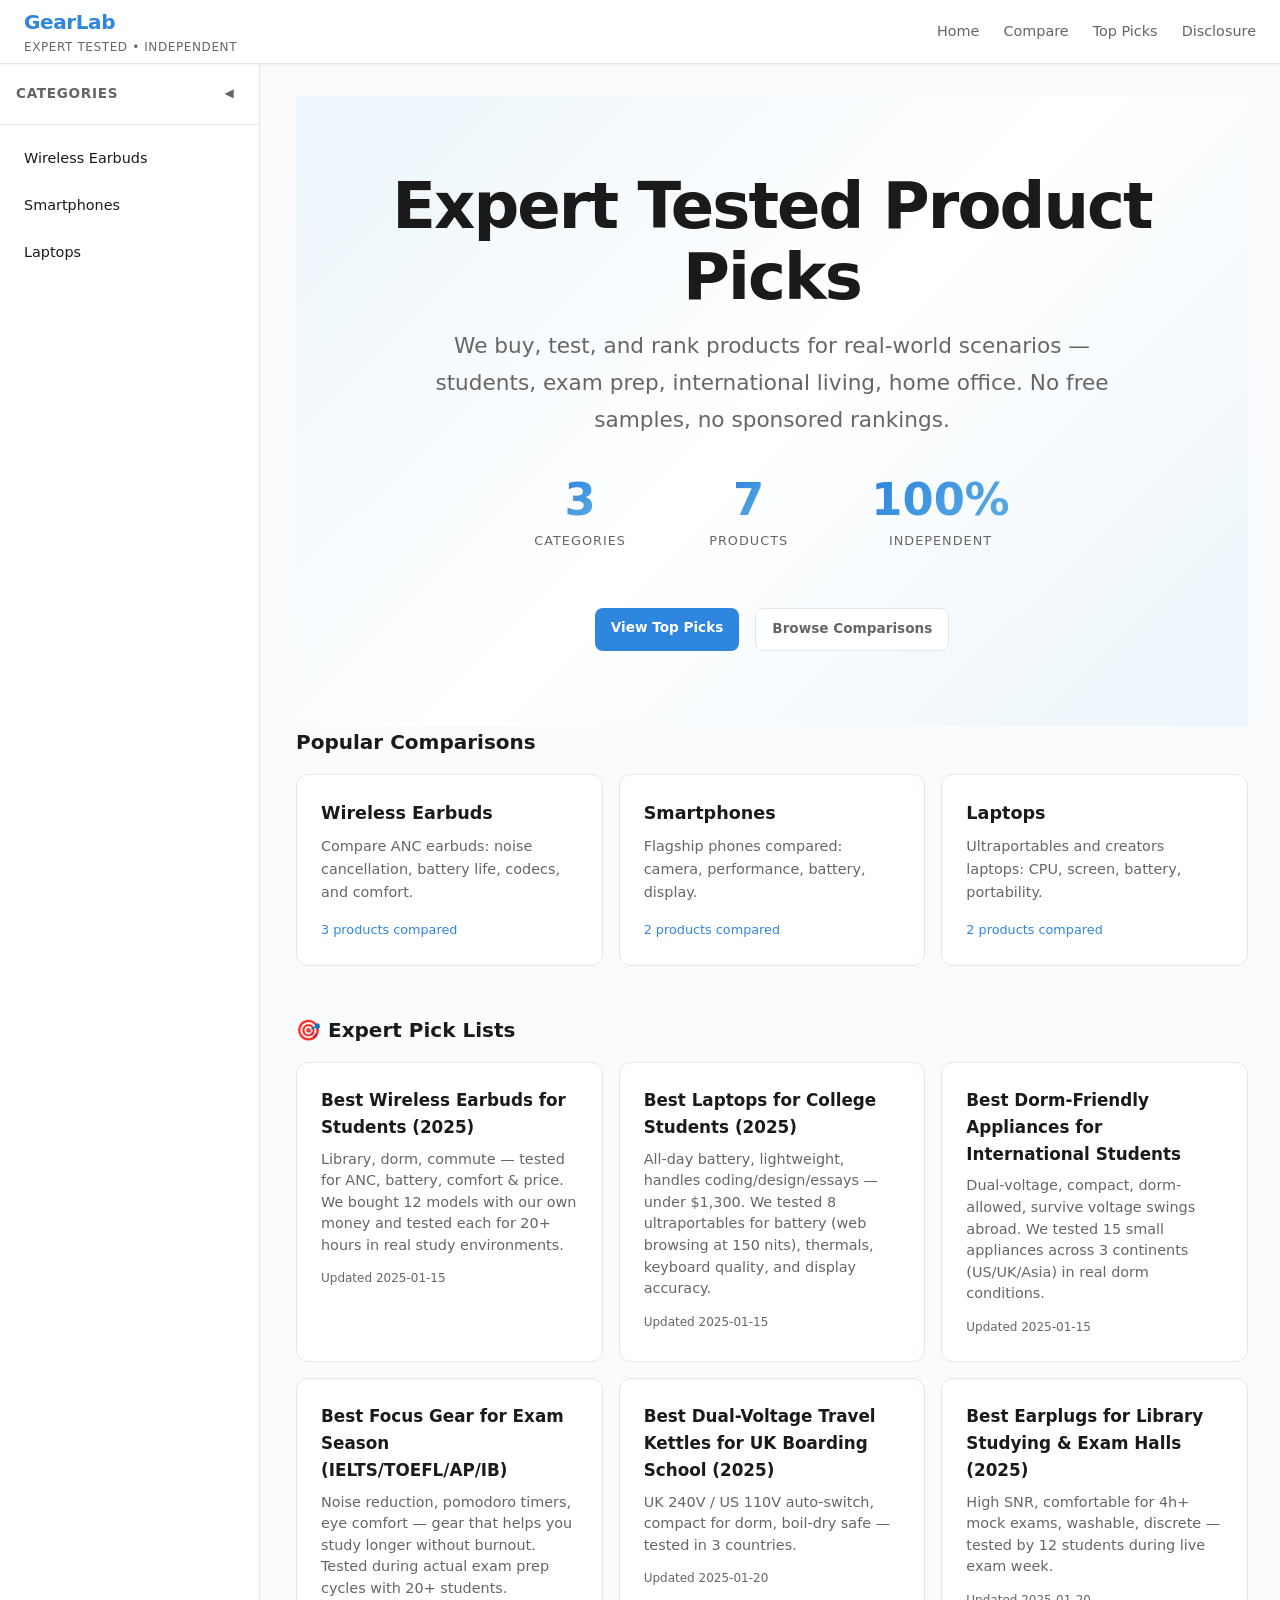
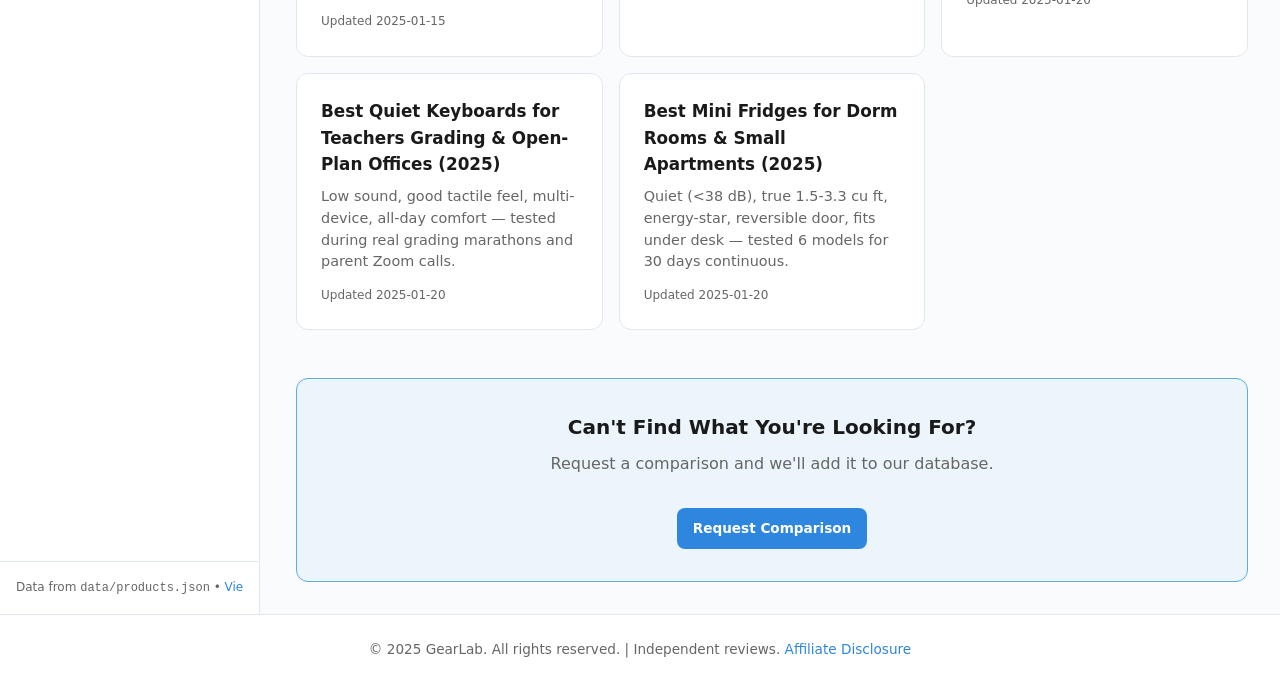
<file: index.html>
<!DOCTYPE html>
<html lang="en">
<head>
  <meta charset="UTF-8">
  <meta name="viewport" content="width=device-width, initial-scale=1.0">
  <meta name="description" content="Expert-tested product picks for students, professionals & international living. Independent reviews, no sponsorship influence.">
  <title>GearLab – Expert Tested Product Picks</title>
  <link rel="canonical" href="https://your-domain.vercel.app">
  <meta property="og:type" content="website">
  <meta property="og:title" content="GearLab – Expert Tested Product Picks">
  <meta property="og:description" content="Best wireless earbuds for students, laptops for college, dorm appliances for international students. Hands-on tested, independently picked.">
  <meta property="og:image" content="https://your-domain.vercel.app/assets/og-default.jpg">
  <meta name="twitter:card" content="summary_large_image">
  <link rel="sitemap" href="sitemap.xml">
  <link rel="stylesheet" href="assets/style.css">
  <link rel="icon" href="assets/favicon.svg">
  <script type="application/ld+json">
  {
    "@context": "https://schema.org",
    "@type": "WebSite",
    "name": "GearLab",
    "url": "https://your-domain.vercel.app/",
    "potentialAction": {
      "@type": "SearchAction",
      "target": "https://your-domain.vercel.app/compare.html?category={search_term_string}",
      "query-input": "required name=search_term_string"
    }
  }
  </script>
</head>
<body>
  <header class="topbar">
    <div class="topbar-left">
      <h1 class="site-title">GearLab</h1>
      <span class="site-tagline">Expert Tested • Independent</span>
    </div>
    <div class="topbar-right">
      <a href="index.html" class="nav-link">Home</a>
      <a href="compare.html?category=wireless-earbuds" class="nav-link">Compare</a>
      <a href="#scenes" class="nav-link">Top Picks</a>
      <a href="disclosure.html" class="nav-link">Disclosure</a>
    </div>
  </header>

  <div class="layout">
    <aside class="sidebar" id="sidebar">
      <div class="sidebar-header">
        <h2>Categories</h2>
        <button class="sidebar-toggle" id="sidebarToggle" aria-label="Collapse sidebar">◀</button>
      </div>
      <nav class="sidebar-nav">
        <ul id="sidebarCategories"></ul>
      </nav>
      <div class="sidebar-footer">
        <p>Data from <code>data/products.json</code> • <a href="https://github.com" target="_blank" rel="noopener">View Source</a></p>
      </div>
    </aside>

    <div class="resize-handle" id="resizeHandle" aria-label="Resize sidebar"></div>

    <main class="main-content" id="mainContent">
      <section class="hero" aria-labelledby="hero-title">
        <div class="hero-bg" aria-hidden="true"></div>
        <h2 id="hero-title">Expert Tested Product Picks</h2>
        <p>We buy, test, and rank products for real-world scenarios — students, exam prep, international living, home office. No free samples, no sponsored rankings.</p>
        <div class="hero-stats">
          <div class="stat"><span class="stat-number" id="statCategories">0</span><span class="stat-label">Categories</span></div>
          <div class="stat"><span class="stat-number" id="statProducts">0</span><span class="stat-label">Products</span></div>
          <div class="stat"><span class="stat-number">100%</span><span class="stat-label">Independent</span></div>
        </div>
        <div class="hero-cta">
          <a href="#scenes" class="btn btn-primary btn-lg">View Top Picks</a>
          <a href="#comparisons" class="btn btn-outline btn-lg">Browse Comparisons</a>
        </div>
      </section>

      <section class="featured" id="comparisons" aria-labelledby="featured-title">
        <h3 id="featured-title">Popular Comparisons</h3>
        <div class="comparison-grid" id="comparisonGrid"></div>
      </section>

      <section class="scenes-index" id="scenes" aria-labelledby="scenes-title">
        <h3 id="scenes-title">🎯 Expert Pick Lists</h3>
        <div class="scenes-grid" id="scenesGrid"></div>
      </section>

      <section class="cta">
        <h3>Can't Find What You're Looking For?</h3>
        <p>Request a comparison and we'll add it to our database.</p>
        <a href="#" class="btn btn-primary">Request Comparison</a>
      </section>
    </main>
  </div>

  <footer class="footer">
    <p>&copy; 2025 GearLab. All rights reserved. | Independent reviews. <a href="disclosure.html">Affiliate Disclosure</a></p>
  </footer>

  <script src="assets/script.js"></script>
  <script>
    initHomePage();
  </script>
</body>
</html>
</file>
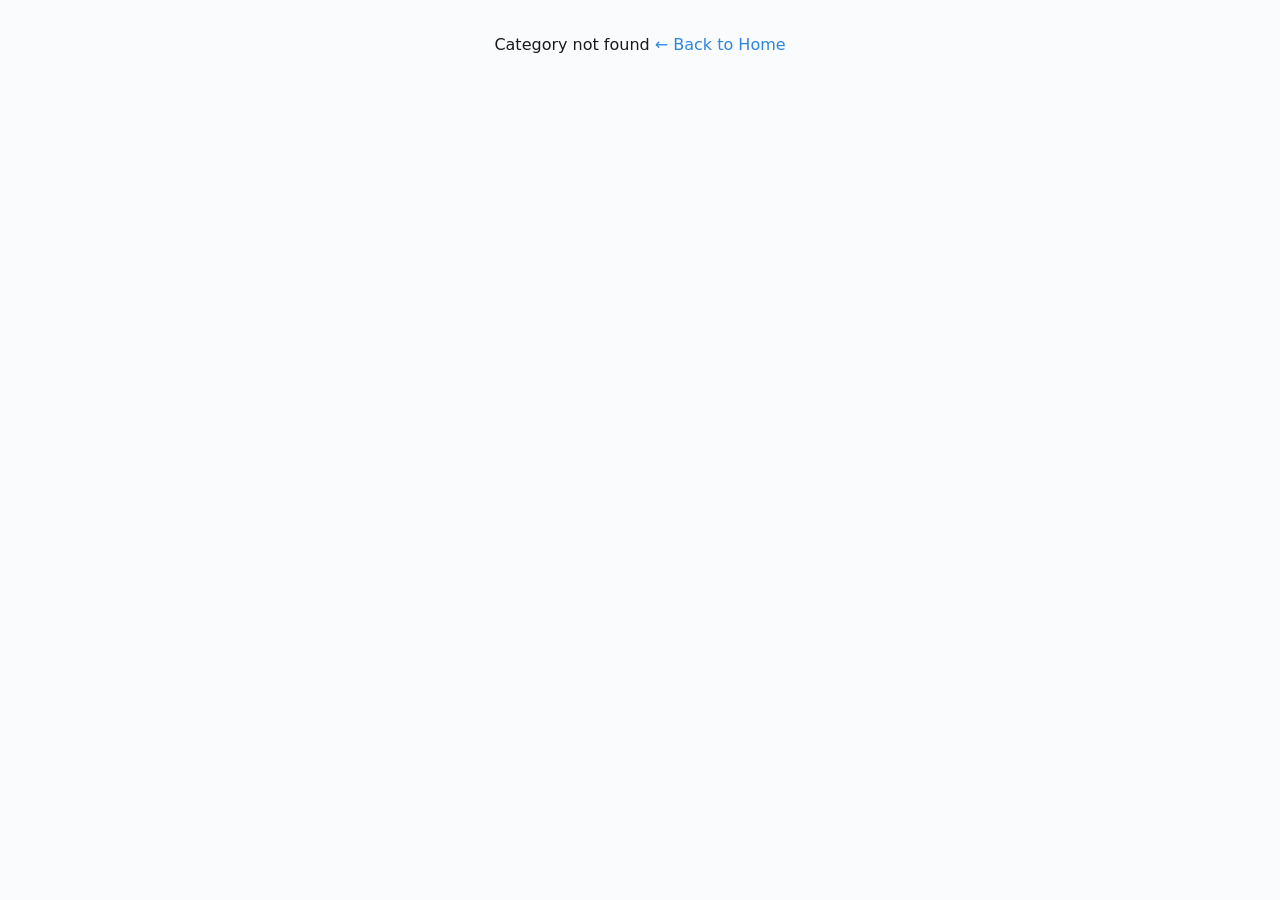
<file: compare.html>
<!DOCTYPE html>
<html lang="en">
<head>
  <meta charset="UTF-8">
  <meta name="viewport" content="width=device-width, initial-scale=1.0">
  <meta id="meta-desc" name="description" content="Loading...">
  <title id="page-title">Loading…</title>
  <link rel="canonical" id="canonical" href="">
  <meta property="og:type" content="website">
  <meta property="og:title" id="og-title" content="">
  <meta property="og:description" id="og-desc" content="">
  <meta property="og:image" id="og-img" content="">
  <meta name="twitter:card" content="summary_large_image">
  <link rel="stylesheet" href="assets/style.css">
  <link rel="icon" href="assets/favicon.svg">
  <script id="ld-json" type="application/ld+json"></script>
</head>
<body>
  <header class="topbar">
    <div class="topbar-left">
      <h1 class="site-title">Product Compare</h1>
      <span class="site-tagline">Smart Shopping Decisions</span>
    </div>
    <div class="topbar-right">
      <a href="index.html" class="nav-link">Home</a>
      <a href="#" class="nav-link">About</a>
    </div>
  </header>

  <div class="layout">
    <aside class="sidebar" id="sidebar">
      <div class="sidebar-header">
        <h2>Categories</h2>
        <button class="sidebar-toggle" id="sidebarToggle" aria-label="Collapse sidebar">◀</button>
      </div>
      <nav class="sidebar-nav">
        <ul id="sidebarCategories"></ul>
      </nav>
      <div class="sidebar-footer">
        <p>Data from <code>data/products.json</code> • <a href="https://github.com" target="_blank" rel="noopener">View Source</a></p>
      </div>
    </aside>

    <div class="resize-handle" id="resizeHandle" aria-label="Resize sidebar"></div>

    <main class="main-content" id="mainContent">
      <article class="compare-page">
        <header class="page-header">
          <h1 id="cat-name"></h1>
          <p id="cat-desc" class="lead"></p>
        </header>

        <div class="table-wrap">
          <table class="compare-table" id="compare-table">
            <thead><tr><th>Spec / Model</th></tr></thead>
            <tbody></tbody>
          </table>
        </div>

        <section class="cards" id="cards"></section>
      </article>
    </main>
  </div>

  <footer class="footer">
    <p>&copy; 2025 Product Compare. All rights reserved. | Data for reference only. Prices may vary.</p>
  </footer>

  <script src="assets/script.js"></script>
  <script>
    initComparePage();
  </script>
</body>
</html>
</file>
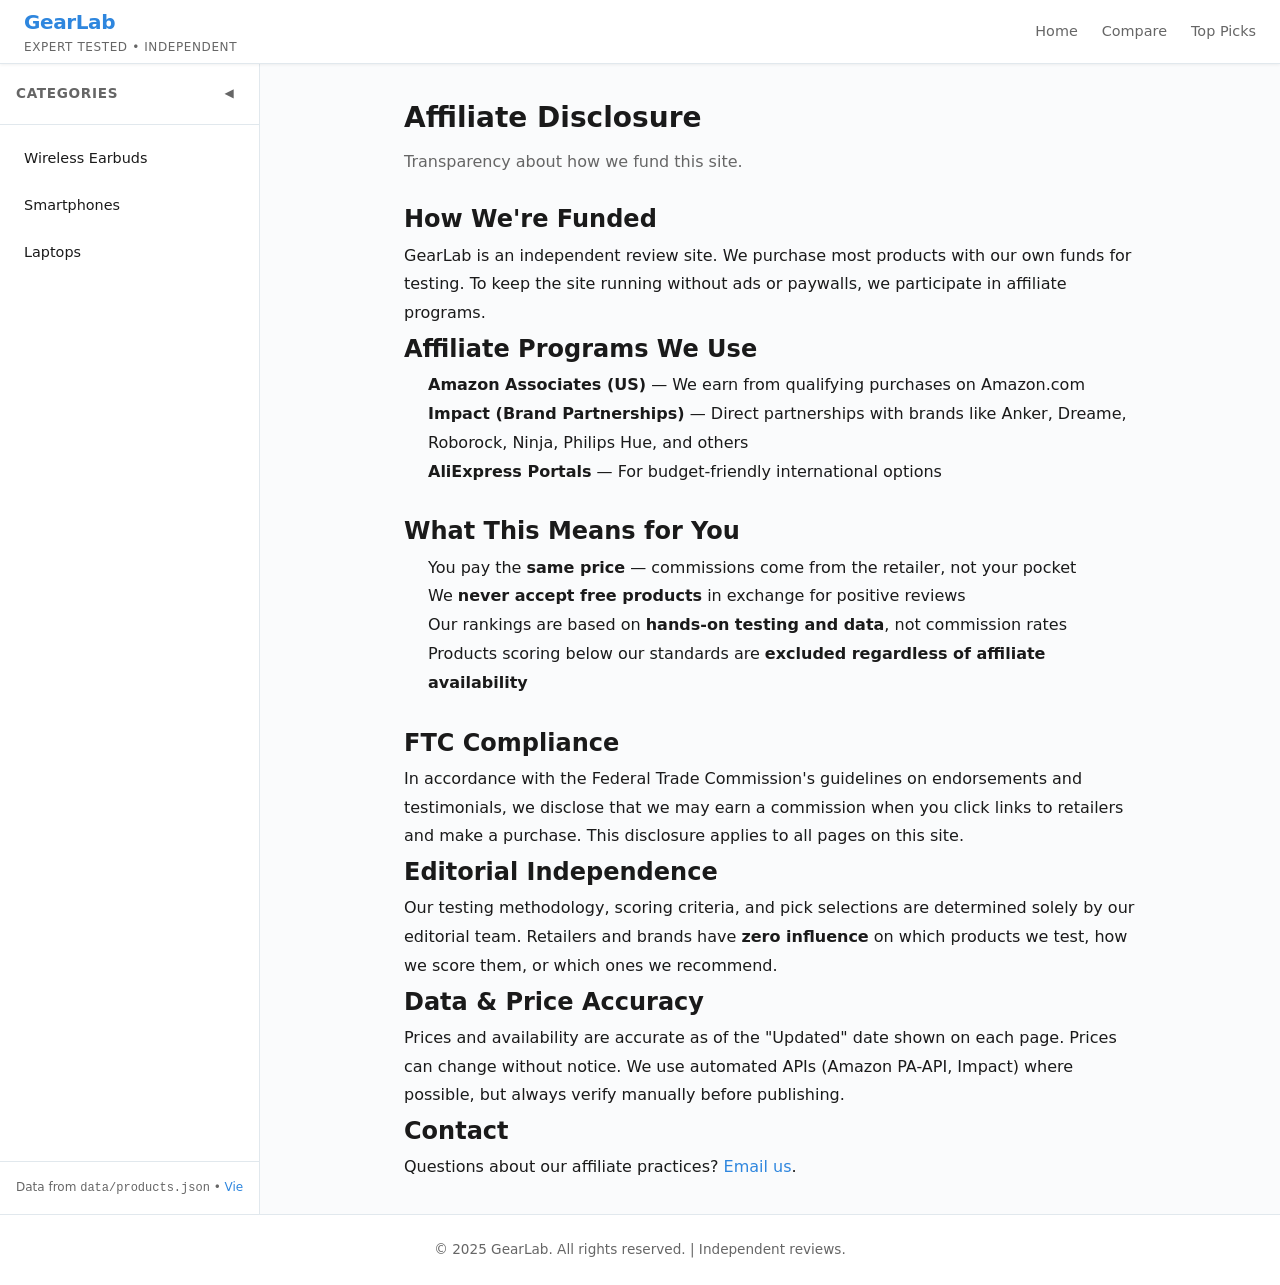
<file: disclosure.html>
<!DOCTYPE html>
<html lang="en">
<head>
  <meta charset="UTF-8">
  <meta name="viewport" content="width=device-width, initial-scale=1.0">
  <title>Affiliate Disclosure | GearLab</title>
  <meta name="description" content="GearLab affiliate disclosure. We earn commissions from qualifying purchases through Amazon Associates, Impact, and AliExpress Portals.">
  <link rel="canonical" href="https://your-domain.vercel.app/disclosure.html">
  <link rel="stylesheet" href="assets/style.css">
  <link rel="icon" href="assets/favicon.svg">
</head>
<body>
  <header class="topbar">
    <div class="topbar-left">
      <a href="index.html" class="site-title">GearLab</a>
      <span class="site-tagline">Expert Tested • Independent</span>
    </div>
    <nav class="topbar-right">
      <a href="index.html" class="nav-link">Home</a>
      <a href="compare.html?category=wireless-earbuds" class="nav-link">Compare</a>
      <a href="#scenes" class="nav-link">Top Picks</a>
    </nav>
  </header>

  <div class="layout">
    <aside class="sidebar" id="sidebar">
      <div class="sidebar-header">
        <h2>Categories</h2>
        <button class="sidebar-toggle" id="sidebarToggle" aria-label="Collapse sidebar">◀</button>
      </div>
      <nav class="sidebar-nav">
        <ul id="sidebarCategories"></ul>
      </nav>
      <div class="sidebar-footer">
        <p>Data from <code>data/products.json</code> • <a href="https://github.com" target="_blank" rel="noopener">View Source</a></p>
      </div>
    </aside>

    <div class="resize-handle" id="resizeHandle" aria-label="Resize sidebar"></div>

    <main class="main-content" id="mainContent" style="max-width: 800px; margin: 0 auto;">
      <section class="page-header">
        <h1>Affiliate Disclosure</h1>
        <p class="lead">Transparency about how we fund this site.</p>
      </section>

      <article style="line-height: 1.8;">
        <h2>How We're Funded</h2>
        <p>GearLab is an independent review site. We purchase most products with our own funds for testing. To keep the site running without ads or paywalls, we participate in affiliate programs.</p>

        <h2>Affiliate Programs We Use</h2>
        <ul style="margin-left: 1.5rem; margin-bottom: 1.5rem;">
          <li><strong>Amazon Associates (US)</strong> — We earn from qualifying purchases on Amazon.com</li>
          <li><strong>Impact (Brand Partnerships)</strong> — Direct partnerships with brands like Anker, Dreame, Roborock, Ninja, Philips Hue, and others</li>
          <li><strong>AliExpress Portals</strong> — For budget-friendly international options</li>
        </ul>

        <h2>What This Means for You</h2>
        <ul style="margin-left: 1.5rem; margin-bottom: 1.5rem;">
          <li>You pay the <strong>same price</strong> — commissions come from the retailer, not your pocket</li>
          <li>We <strong>never accept free products</strong> in exchange for positive reviews</li>
          <li>Our rankings are based on <strong>hands-on testing and data</strong>, not commission rates</li>
          <li>Products scoring below our standards are <strong>excluded regardless of affiliate availability</strong></li>
        </ul>

        <h2>FTC Compliance</h2>
        <p>In accordance with the Federal Trade Commission's guidelines on endorsements and testimonials, we disclose that we may earn a commission when you click links to retailers and make a purchase. This disclosure applies to all pages on this site.</p>

        <h2>Editorial Independence</h2>
        <p>Our testing methodology, scoring criteria, and pick selections are determined solely by our editorial team. Retailers and brands have <strong>zero influence</strong> on which products we test, how we score them, or which ones we recommend.</p>

        <h2>Data & Price Accuracy</h2>
        <p>Prices and availability are accurate as of the "Updated" date shown on each page. Prices can change without notice. We use automated APIs (Amazon PA-API, Impact) where possible, but always verify manually before publishing.</p>

        <h2>Contact</h2>
        <p>Questions about our affiliate practices? <a href="mailto:disclosure@your-domain.com">Email us</a>.</p>
      </article>
    </main>
  </div>

  <footer class="footer">
    <p>&copy; 2025 GearLab. All rights reserved. | Independent reviews.</p>
  </footer>

  <script src="assets/script.js"></script>
  <script>
    // Initialize sidebar for this page
    (async function() {
      await fetch('data/products.json', {cache:'no-store'}).then(r=>r.json()).then(d=>{
        const ul = document.getElementById('sidebarCategories');
        if (ul) ul.innerHTML = d.categories.map(c => `<li><a href="compare.html?category=${c.slug}">${c.name}</a></li>`).join('');
      });
      const sidebar = document.getElementById('sidebar');
      const toggle = document.getElementById('sidebarToggle');
      if (toggle) toggle.addEventListener('click', () => {
        sidebar.classList.toggle('collapsed');
        toggle.textContent = sidebar.classList.contains('collapsed') ? '▶' : '◀';
      });
    })();
  </script>
</body>
</html>
</file>
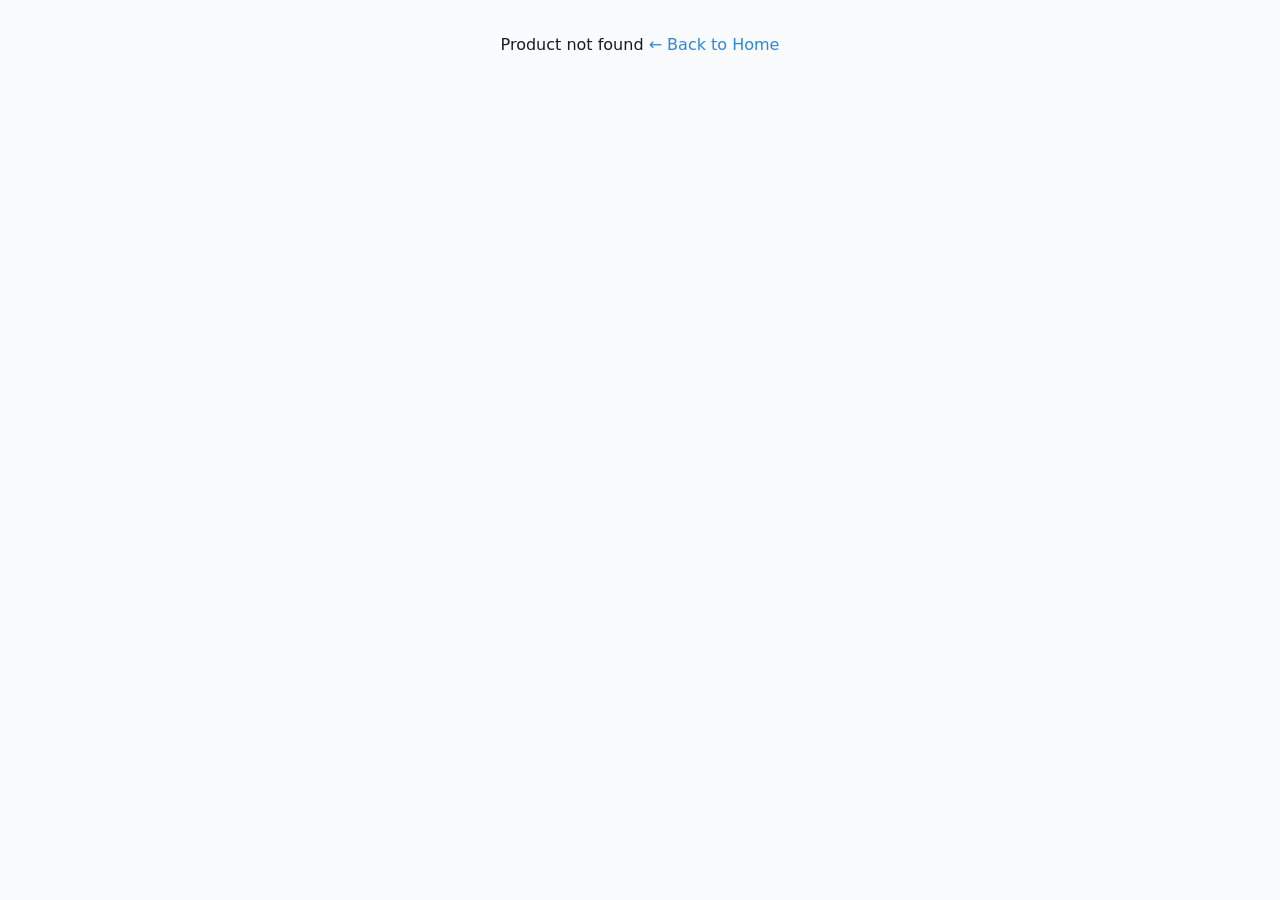
<file: product.html>
<!DOCTYPE html>
<html lang="en">
<head>
  <meta charset="UTF-8">
  <meta name="viewport" content="width=device-width, initial-scale=1.0">
  <meta id="meta-desc" name="description" content="Loading...">
  <title id="page-title">Loading…</title>
  <link rel="canonical" id="canonical" href="">
  <meta property="og:type" content="product">
  <meta property="og:title" id="og-title" content="">
  <meta property="og:description" id="og-desc" content="">
  <meta property="og:image" id="og-img" content="">
  <meta name="twitter:card" content="summary_large_image">
  <link rel="stylesheet" href="assets/style.css">
  <link rel="icon" href="assets/favicon.svg">
  <script id="ld-json" type="application/ld+json"></script>
</head>
<body>
  <header class="topbar">
    <div class="topbar-left">
      <h1 class="site-title">Product Compare</h1>
      <span class="site-tagline">Smart Shopping Decisions</span>
    </div>
    <div class="topbar-right">
      <a href="index.html" class="nav-link">Home</a>
      <a href="#" class="nav-link">About</a>
    </div>
  </header>

  <div class="layout">
    <aside class="sidebar" id="sidebar">
      <div class="sidebar-header">
        <h2>Categories</h2>
        <button class="sidebar-toggle" id="sidebarToggle" aria-label="Collapse sidebar">◀</button>
      </div>
      <nav class="sidebar-nav">
        <ul id="sidebarCategories"></ul>
      </nav>
      <div class="sidebar-footer">
        <p>Data from <code>data/products.json</code> • <a href="https://github.com" target="_blank" rel="noopener">View Source</a></p>
      </div>
    </aside>

    <div class="resize-handle" id="resizeHandle" aria-label="Resize sidebar"></div>

    <main class="main-content" id="mainContent">
      <article class="product-page" id="product-root"></article>
    </main>
  </div>

  <footer class="footer">
    <p>&copy; 2025 Product Compare. All rights reserved. | Data for reference only. Prices may vary.</p>
  </footer>

  <script src="assets/script.js"></script>
  <script>
    initProductPage();
  </script>
</body>
</html>
</file>
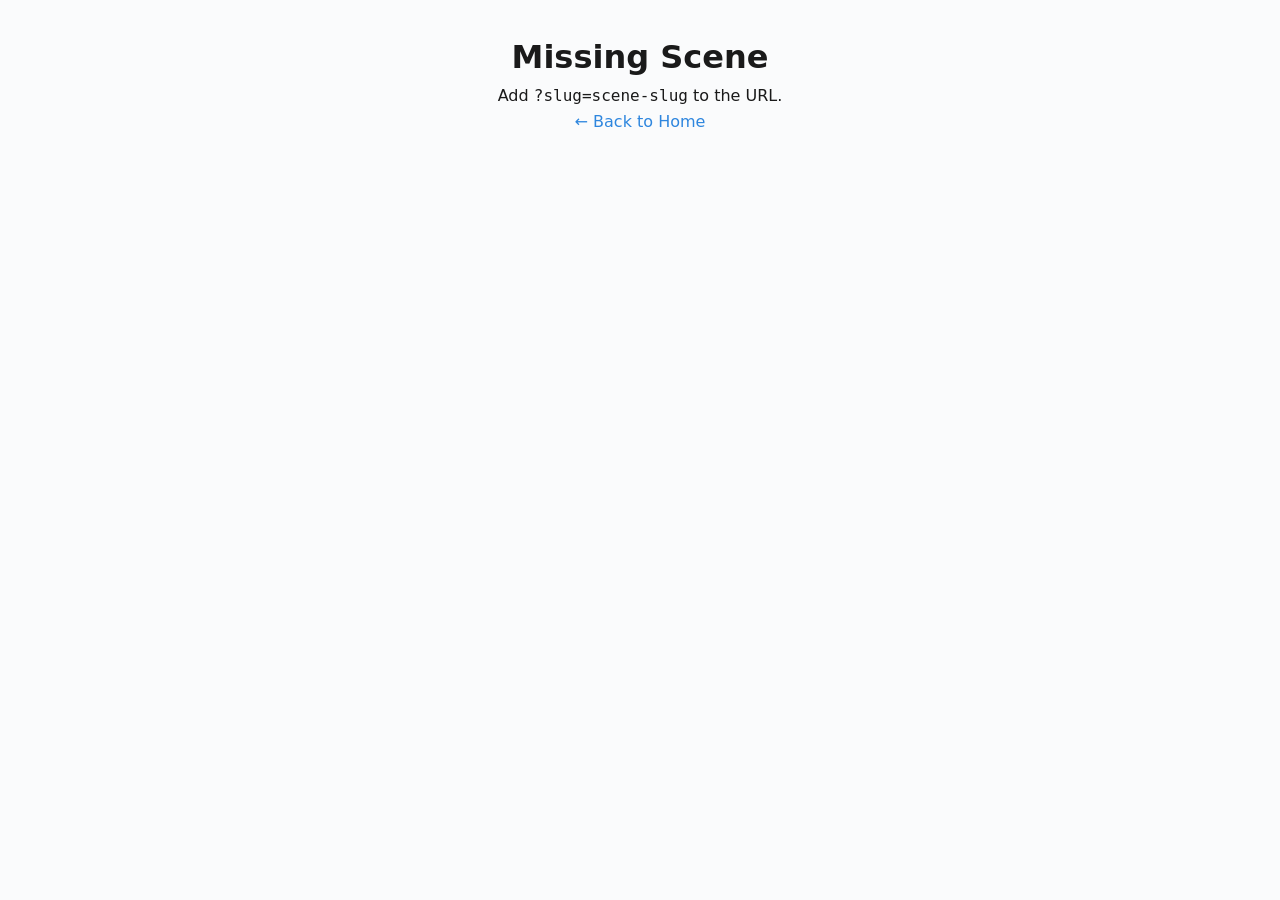
<file: scene.html>
<!DOCTYPE html>
<html lang="en">
<head>
  <meta charset="UTF-8">
  <meta name="viewport" content="width=device-width, initial-scale=1.0">
  <title id="pageTitle">Best Picks | GearLab</title>
  <meta name="description" id="metaDesc" content="">
  <link rel="canonical" href="" id="canonical">
  <meta property="og:type" content="article">
  <meta property="og:title" content="" id="og-title">
  <meta property="og:description" content="" id="og-desc">
  <meta property="og:image" content="" id="og-img">
  <meta name="twitter:card" content="summary_large_image">
  <link rel="stylesheet" href="assets/style.css">
  <link rel="icon" href="assets/favicon.svg">
  <script type="application/ld+json" id="schema"></script>
</head>
<body>
  <header class="topbar">
    <div class="topbar-left">
      <a href="index.html" class="site-title">GearLab</a>
      <span class="site-tagline">Expert Tested • Independent</span>
    </div>
    <nav class="topbar-right">
      <a href="index.html" class="nav-link">Home</a>
      <a href="#methodology" class="nav-link">How We Test</a>
      <a href="disclosure.html" class="nav-link">Disclosure</a>
    </nav>
  </header>

  <main class="scene-main">
    <article class="scene-hero">
      <h1 id="sceneTitle"></h1>
      <p id="sceneDesc" class="lead"></p>
      <p class="meta">Updated <time id="updatedDate"></time> · <a href="#methodology">Methodology</a></p>
      <div class="disclosure" id="disclosureBox"></div>
    </article>

    <section class="picks-grid" id="picksGrid" aria-label="Top picks"></section>

    <section id="methodology" class="methodology">
      <h2>How We Pick & Test</h2>
      <div id="methodologyText"></div>
      <p class="disclosure">This page contains affiliate links. We may earn a commission at no extra cost to you.</p>
    </section>
  </main>

  <footer class="footer">
    <p>© 2025 GearLab. Independent reviews. <a href="disclosure.html">Affiliate Disclosure</a></p>
  </footer>

  <script src="assets/script.js"></script>
  <script src="assets/scene-renderer.js"></script>
</body>
</html>
</file>
<file: assets/style.css>
/* ===== CSS Custom Properties ===== */
:root {
  --primary: #2E86DE;
  --primary-light: #5DADE2;
  --primary-dark: #1B4F72;
  --primary-bg: #EBF5FB;
  --text: #1A1A1A;
  --text-muted: #666666;
  --bg: #FAFBFC;
  --card-bg: #FFFFFF;
  --border: #E1E8ED;
  --border-focus: #2E86DE;
  --shadow-sm: 0 1px 3px rgba(0,0,0,0.06);
  --shadow-md: 0 4px 12px rgba(0,0,0,0.08);
  --shadow-lg: 0 8px 24px rgba(0,0,0,0.1);
  --shadow-xl: 0 20px 40px rgba(0,0,0,0.12);
  --radius: 12px;
  --radius-sm: 8px;
  --transition: 0.2s ease;
  --sidebar-width: 260px;
  --topbar-height: 64px;
}

/* ===== Reset ===== */
*, *::before, *::after { box-sizing: border-box; margin: 0; padding: 0; }
html { font-size: 16px; -webkit-font-smoothing: antialiased; }
body { font-family: system-ui, -apple-system, BlinkMacSystemFont, "Segoe UI", Roboto, "Helvetica Neue", Arial, sans-serif; line-height: 1.6; color: var(--text); background: var(--bg); min-height: 100vh; }
a { color: var(--primary); text-decoration: none; }
a:hover { text-decoration: underline; }
img { max-width: 100%; height: auto; display: block; }
ul { list-style: none; }
button { font: inherit; cursor: pointer; border: none; background: none; }
:focus-visible { outline: 3px solid var(--primary-light); outline-offset: 2px; }

/* ===== Top Bar ===== */
.topbar { position: fixed; top: 0; left: 0; right: 0; height: var(--topbar-height); background: var(--card-bg); border-bottom: 1px solid var(--border); display: flex; align-items: center; justify-content: space-between; padding: 0 1.5rem; z-index: 100; box-shadow: var(--shadow-sm); }
.topbar-left { display: flex; flex-direction: column; }
.site-title { font-size: 1.25rem; font-weight: 700; color: var(--primary); letter-spacing: -0.02em; }
.site-tagline { font-size: 0.75rem; color: var(--text-muted); text-transform: uppercase; letter-spacing: 0.05em; }
.topbar-right { display: flex; gap: 1.5rem; }
.nav-link { font-size: 0.9rem; font-weight: 500; color: var(--text-muted); transition: color var(--transition); white-space: nowrap; }
.nav-link:hover { color: var(--primary); text-decoration: none; }

/* ===== Layout ===== */
.layout { display: flex; margin-top: var(--topbar-height); min-height: calc(100vh - var(--topbar-height)); }

/* ===== Sidebar ===== */
.sidebar { width: var(--sidebar-width); min-width: 200px; max-width: 400px; background: var(--card-bg); border-right: 1px solid var(--border); display: flex; flex-direction: column; position: relative; z-index: 10; transition: width var(--transition), transform var(--transition); overflow: hidden; }
.sidebar.collapsed { width: 56px; }
.sidebar-header { display: flex; align-items: center; justify-content: space-between; padding: 1rem; border-bottom: 1px solid var(--border); }
.sidebar-header h2 { font-size: 0.85rem; font-weight: 600; color: var(--text-muted); text-transform: uppercase; letter-spacing: 0.05em; white-space: nowrap; overflow: hidden; }
.sidebar.collapsed .sidebar-header h2 { opacity: 0; width: 0; }
.sidebar-toggle { width: 28px; height: 28px; display: flex; align-items: center; justify-content: center; border-radius: 6px; color: var(--text-muted); font-size: 0.75rem; transition: all var(--transition); }
.sidebar-toggle:hover { background: var(--primary-bg); color: var(--primary); }
.sidebar-nav { flex: 1; overflow-y: auto; padding: 0.75rem 0; }
.sidebar-nav ul { display: flex; flex-direction: column; gap: 0.25rem; padding: 0 0.75rem; }
.sidebar-nav a { display: flex; align-items: center; gap: 0.75rem; padding: 0.625rem 0.75rem; border-radius: var(--radius-sm); font-size: 0.9rem; font-weight: 500; color: var(--text); transition: all var(--transition); white-space: nowrap; }
.sidebar-nav a:hover { background: var(--primary-bg); color: var(--primary); text-decoration: none; }
.sidebar-nav a.active { background: var(--primary-bg); color: var(--primary); }
.sidebar.collapsed .sidebar-nav a { justify-content: center; padding: 0.625rem; }
.sidebar.collapsed .sidebar-nav a span { display: none; }
.sidebar-footer { padding: 1rem; border-top: 1px solid var(--border); }
.sidebar-footer p { font-size: 0.75rem; color: var(--text-muted); text-align: center; white-space: nowrap; overflow: hidden; }
.sidebar.collapsed .sidebar-footer { display: none; }

/* ===== Resize Handle ===== */
.resize-handle { width: 4px; background: transparent; cursor: col-resize; position: relative; z-index: 20; transition: background var(--transition); }
.resize-handle::before { content: ''; position: absolute; top: 0; bottom: 0; left: 50%; transform: translateX(-50%); width: 2px; background: var(--border); border-radius: 1px; opacity: 0; transition: opacity var(--transition); }
.resize-handle:hover::before, .resize-handle:active::before { opacity: 1; background: var(--primary-light); }
.resize-handle:active { background: var(--primary-bg); }
.resize-handle:focus-visible { outline: none; box-shadow: 0 0 0 3px var(--primary-light); }

/* ===== Main Content ===== */
.main-content { flex: 1; padding: 2rem; overflow-y: auto; min-width: 0; }

/* ===== Hero (Home) ===== */
.hero {
  position: relative;
  min-height: 70vh;
  display: flex;
  flex-direction: column;
  justify-content: center;
  align-items: center;
  text-align: center;
  padding: 4rem 2rem;
  margin-bottom: 0;
  overflow: hidden;
}
.hero-bg {
  position: absolute;
  inset: 0;
  background:
    linear-gradient(135deg, var(--primary-bg) 0%, #ffffff 50%, var(--primary-bg) 100%),
    radial-gradient(ellipse 80% 50% at 50% 0%, rgba(46,134,222,0.15) 0%, transparent 70%),
    url("data:image/svg+xml,%3Csvg width='60' height='60' viewBox='0 0 60 60' xmlns='http://www.w3.org/2000/svg'%3E%3Cg fill='none' fill-rule='evenodd'%3E%3Cpath d='M36 34v-4h-2v4h-4v2h4v4h2v-4h4v-2h-4zm0-30V0h-2v4h-4v2h4v4h2V6h4V4h-4zM6 36v-4H4v4H0v2h4v4h2v-4h4v-2H6zM6 6V0H4v4H0v2h4v4h2V6h4V4H6z' fill='%232E86DE' fill-opacity='0.04'/%3E%3C/g%3E%3C/svg%3E");
  z-index: -1;
}
.hero h2 {
  font-size: clamp(2.5rem, 5vw, 4rem);
  font-weight: 800;
  color: var(--text);
  margin-bottom: 1rem;
  letter-spacing: -0.03em;
  line-height: 1.1;
  opacity: 0;
  transform: translateY(20px);
  animation: heroFadeIn 0.8s ease forwards;
}
.hero p {
  font-size: clamp(1.1rem, 2vw, 1.35rem);
  color: var(--text-muted);
  max-width: 720px;
  margin: 0 auto 2.5rem;
  line-height: 1.7;
  opacity: 0;
  transform: translateY(20px);
  animation: heroFadeIn 0.8s ease 0.1s forwards;
}
.hero-stats {
  display: flex;
  justify-content: center;
  gap: clamp(2rem, 4vw, 4rem);
  flex-wrap: wrap;
  margin-bottom: 2.5rem;
  opacity: 0;
  transform: translateY(20px);
  animation: heroFadeIn 0.8s ease 0.2s forwards;
}
.stat {
  display: flex;
  flex-direction: column;
  align-items: center;
  padding: 0 1rem;
}
.stat-number {
  font-size: clamp(2rem, 3.5vw, 3rem);
  font-weight: 800;
  background: linear-gradient(135deg, var(--primary), var(--primary-light));
  -webkit-background-clip: text;
  background-clip: text;
  -webkit-text-fill-color: transparent;
  line-height: 1;
}
.stat-label {
  font-size: 0.8rem;
  color: var(--text-muted);
  text-transform: uppercase;
  letter-spacing: 0.08em;
  margin-top: 0.5rem;
  font-weight: 500;
}
.hero-cta {
  display: flex;
  gap: 1rem;
  flex-wrap: wrap;
  justify-content: center;
  opacity: 0;
  transform: translateY(20px);
  animation: heroFadeIn 0.8s ease 0.3s forwards;
}

@keyframes heroFadeIn {
  to { opacity: 1; transform: translateY(0); }
}

/* ===== Page Header (Compare/Product) ===== */
.page-header { margin-bottom: 1.5rem; }
.page-header h1 { font-size: 1.75rem; font-weight: 700; color: var(--text); margin-bottom: 0.5rem; }
.lead { color: var(--text-muted); font-size: 1rem; }

/* ===== Comparison Table ===== */
.table-wrap { overflow-x: auto; margin: 1.5rem 0; }
.compare-table { width: 100%; border-collapse: collapse; font-size: 0.9rem; background: var(--card-bg); border-radius: var(--radius); overflow: hidden; box-shadow: var(--shadow-sm); }
.compare-table th, .compare-table td { padding: 0.75rem 1rem; border-bottom: 1px solid var(--border); text-align: left; vertical-align: top; }
.compare-table th { background: var(--primary-bg); font-weight: 600; color: var(--primary-dark); position: sticky; top: 0; white-space: nowrap; }
.compare-table tr:last-child td { border-bottom: none; }
.compare-table tr:hover td { background: var(--primary-bg); }
.compare-table a { font-weight: 500; }

/* ===== Cards Grid ===== */
.cards { display: grid; gap: 1rem; margin-top: 1.5rem; }
.card { background: var(--card-bg); border: 1px solid var(--border); border-radius: var(--radius); overflow: hidden; transition: all var(--transition); }
.card:hover { border-color: var(--primary-light); box-shadow: var(--shadow-md); }
.card img { width: 100%; aspect-ratio: 1/1; object-fit: cover; }
.card-body { padding: 1.25rem; }
.card-title { font-size: 1.1rem; font-weight: 600; margin-bottom: 0.5rem; }
.card-title a { color: var(--text); }
.card-title a:hover { color: var(--primary); }
.price { font-size: 1.3rem; font-weight: 700; color: #c00; margin: 0.5rem 0; }
.specs { font-size: 0.85rem; color: var(--text-muted); margin-top: 0.5rem; }
.specs dt { font-weight: 600; color: var(--text); }
.specs dd { margin-left: 0; margin-bottom: 0.25rem; }
.pros-cons { display: grid; grid-template-columns: 1fr 1fr; gap: 0.75rem; margin-top: 0.75rem; font-size: 0.85rem; }
.pros li, .cons li { padding-left: 1.25em; position: relative; margin-bottom: 0.25rem; }
.pros li::before { content: '✓'; position: absolute; left: 0; color: #27ae60; font-weight: bold; }
.cons li::before { content: '✗'; position: absolute; left: 0; color: #e74c3c; font-weight: bold; }
.btn { display: inline-block; padding: 0.6rem 1.2rem; border-radius: var(--radius-sm); font-weight: 600; font-size: 0.9rem; transition: all var(--transition); margin-top: 1rem; }
.btn-primary { background: var(--primary); color: #fff; }
.btn-primary:hover { background: var(--primary-dark); color: #fff; text-decoration: none; }
.btn-lg { padding: 0.875rem 2rem; font-size: 1rem; }
.btn-outline { background: transparent; border: 2px solid var(--primary); color: var(--primary); }
.btn-outline:hover { background: var(--primary); color: #fff; text-decoration: none; }

/* ===== Product Page ===== */
.product-page { background: var(--card-bg); border: 1px solid var(--border); border-radius: var(--radius); overflow: hidden; }
.product-page img { width: 100%; max-height: 400px; object-fit: contain; background: var(--bg); }
.product-info { padding: 2rem; }
.product-info h1 { font-size: 1.75rem; font-weight: 700; margin-bottom: 0.5rem; }
.product-meta { display: flex; flex-wrap: wrap; gap: 1.5rem; margin: 1.5rem 0; color: var(--text-muted); font-size: 0.9rem; }
.product-meta span { display: flex; flex-direction: column; gap: 0.25rem; }
.product-meta strong { color: var(--text); }
.product-info h2 { font-size: 1.1rem; font-weight: 600; margin: 1.5rem 0 0.5rem; }
.product-info ul { margin-left: 1.25rem; }
.product-info li { margin-bottom: 0.25rem; }

/* ===== Featured Grid (Home) ===== */
.featured { margin-bottom: 3rem; }
.featured h3 { font-size: 1.25rem; font-weight: 600; margin-bottom: 1rem; color: var(--text); }
.comparison-grid { display: grid; grid-template-columns: repeat(auto-fill, minmax(280px, 1fr)); gap: 1rem; }
.comparison-card { background: var(--card-bg); border: 1px solid var(--border); border-radius: var(--radius); padding: 1.5rem; transition: all var(--transition); text-decoration: none; color: inherit; display: flex; flex-direction: column; }
.comparison-card:hover { border-color: var(--primary-light); box-shadow: var(--shadow-md); transform: translateY(-2px); text-decoration: none; }
.comparison-card h4 { font-size: 1.1rem; font-weight: 600; margin-bottom: 0.5rem; color: var(--text); }
.comparison-card p { font-size: 0.9rem; color: var(--text-muted); margin-bottom: 1rem; flex: 1; }
.card-meta { font-size: 0.8rem; color: var(--primary); font-weight: 500; }

@keyframes fadeInUp {
  from { opacity: 0; transform: translateY(20px); }
  to { opacity: 1; transform: translateY(0); }
}

/* ===== CTA ===== */
.cta { background: var(--primary-bg); border: 1px solid var(--primary-light); border-radius: var(--radius); padding: 2rem; text-align: center; }
.cta h3 { font-size: 1.25rem; font-weight: 600; margin-bottom: 0.5rem; color: var(--text); }
.cta p { color: var(--text-muted); margin-bottom: 1rem; }
.btn-primary { background: var(--primary); color: #fff; }
.btn-primary:hover { background: var(--primary-dark); color: #fff; text-decoration: none; }

/* ===== Footer ===== */
.footer { background: var(--card-bg); border-top: 1px solid var(--border); padding: 1.5rem; text-align: center; margin-top: auto; }
.footer p { font-size: 0.85rem; color: var(--text-muted); }

/* ===== Responsive ===== */
@media (max-width: 768px) {
  .topbar { padding: 0 1rem; }
  .topbar-right { display: none; }
  .layout { flex-direction: column; }
  .sidebar { position: fixed; left: 0; top: var(--topbar-height); bottom: 0; width: var(--sidebar-width); transform: translateX(-100%); z-index: 200; box-shadow: var(--shadow-lg); }
  .sidebar.open { transform: translateX(0); }
  .sidebar.collapsed { width: var(--sidebar-width); }
  .resize-handle { display: none; }
  .main-content { padding: 1.5rem 1rem; }
  .hero { min-height: 60vh; padding: 3rem 1.5rem; }
  .hero-cta { flex-direction: column; align-items: center; }
  .hero-cta .btn { width: 100%; max-width: 280px; }
  .page-header h1 { font-size: 1.5rem; }
  .pros-cons { grid-template-columns: 1fr; }
  .product-info { padding: 1.5rem 1rem; }
}

/* === Scene Picks Page === */
.scene-main { max-width: 900px; margin: 0 auto; padding: 2rem 1rem; }
.scene-hero { border-bottom: 1px solid var(--border); padding-bottom: 1.5rem; margin-bottom: 2rem; }
.scene-hero .lead { color: var(--text-muted); font-size: 1.1rem; line-height: 1.7; }
.scene-hero .meta { font-size: 0.9rem; color: var(--text-muted); margin-top: 1rem; }
.scene-hero .meta a { color: var(--primary); font-weight: 500; }
.disclosure { font-size: 0.85rem; color: var(--text-muted); background: var(--primary-bg); padding: 0.75rem 1rem; border-radius: var(--radius-sm); border: 1px solid var(--primary-light); margin-top: 1rem; }

.picks-grid { display: grid; gap: 1.5rem; }
.pick-card { border: 1px solid var(--border); border-radius: var(--radius); padding: 1.5rem; position: relative; background: var(--card-bg); transition: box-shadow var(--transition), border-color var(--transition); }
.pick-card:hover { box-shadow: var(--shadow-md); border-color: var(--primary-light); }
.pick-badge { position: absolute; top: -10px; left: 1rem; background: var(--text); color: var(--card-bg); font-size: 0.7rem; padding: 0.2rem 0.6rem; border-radius: 999px; font-weight: 600; white-space: nowrap; }
.pick-card img { width: 100%; aspect-ratio: 1/1; object-fit: contain; background: var(--bg); border-radius: var(--radius-sm); margin-bottom: 1rem; }
.pick-card h3 { font-size: 1.1rem; font-weight: 600; margin: 0.5rem 0; color: var(--text); }
.pick-reason { color: var(--text); font-size: 0.95rem; line-height: 1.6; margin-bottom: 0.8rem; }
.price-row { font-size: 1.3rem; font-weight: 700; color: var(--text); margin: 0.5rem 0; }
.specs-mini { display: grid; grid-template-columns: repeat(2, 1fr); gap: 0.3rem 0.8rem; font-size: 0.8rem; color: var(--text-muted); margin: 0.8rem 0; padding: 0; list-style: none; }
.specs-mini li { display: flex; gap: 0.5rem; }
.specs-mini strong { color: var(--text); flex-shrink: 0; }
.pros-cons { display: grid; grid-template-columns: 1fr 1fr; gap: 1rem; font-size: 0.8rem; margin: 1rem 0; }
.pros li { color: #166534; padding-left: 1.25em; position: relative; margin-bottom: 0.25rem; }
.pros li::before { content: '✓'; position: absolute; left: 0; color: #27ae60; font-weight: bold; }
.cons li { color: #991b1b; padding-left: 1.25em; position: relative; margin-bottom: 0.25rem; }
.cons li::before { content: '✗'; position: absolute; left: 0; color: #e74c3c; font-weight: bold; }
.buy-btns { display: flex; gap: 0.5rem; flex-wrap: wrap; margin-top: 1rem; }
.btn { display: inline-block; padding: 0.6rem 1rem; border-radius: var(--radius-sm); font-size: 0.85rem; font-weight: 600; text-decoration: none; transition: all var(--transition); }
.btn-primary { background: var(--primary); color: #fff; }
.btn-primary:hover { background: var(--primary-dark); color: #fff; text-decoration: none; }
.btn-secondary { background: var(--card-bg); color: var(--primary); border: 1px solid var(--primary); }
.btn-secondary:hover { background: var(--primary); color: #fff; text-decoration: none; }
.btn-outline { background: var(--card-bg); color: var(--text-muted); border: 1px solid var(--border); }
.btn-outline:hover { border-color: var(--primary); color: var(--primary); text-decoration: none; }

.methodology { margin-top: 3rem; padding-top: 2rem; border-top: 1px solid var(--border); color: var(--text-muted); line-height: 1.8; }
.methodology h2 { color: var(--text); margin-bottom: 1rem; font-size: 1.25rem; }
.methodology .disclosure { margin-top: 1.5rem; font-size: 0.8rem; }

/* Scenes Index on Homepage */
.scenes-index { margin: 3rem 0; }
.scenes-index h3 { font-size: 1.25rem; font-weight: 600; margin-bottom: 1rem; color: var(--text); }
.scenes-grid { display: grid; grid-template-columns: repeat(auto-fit, minmax(260px, 1fr)); gap: 1rem; }
.scene-card { display: block; padding: 1.5rem; border: 1px solid var(--border); border-radius: var(--radius); text-decoration: none; color: inherit; transition: transform var(--transition), box-shadow var(--transition), border-color var(--transition); background: var(--card-bg); }
.scene-card:hover { transform: translateY(-2px); box-shadow: var(--shadow-md); border-color: var(--primary-light); text-decoration: none; }
.scene-card h4 { margin: 0 0 0.5rem; font-size: 1.05rem; font-weight: 600; color: var(--text); }
.scene-card p { margin: 0 0 0.8rem; color: var(--text-muted); font-size: 0.9rem; line-height: 1.5; }
.scene-card .updated { display: block; font-size: 0.75rem; color: var(--text-muted); }

/* Responsive for Scene Page */
@media (max-width: 600px) {
  .scene-main { padding: 1.5rem 1rem; }
  .specs-mini { grid-template-columns: 1fr; }
  .pros-cons { grid-template-columns: 1fr; }
  .pick-badge { left: 0.5rem; font-size: 0.65rem; padding: 0.15rem 0.5rem; }
  .buy-btns { flex-direction: column; }
  .buy-btns .btn { width: 100%; text-align: center; }
}
</file>
